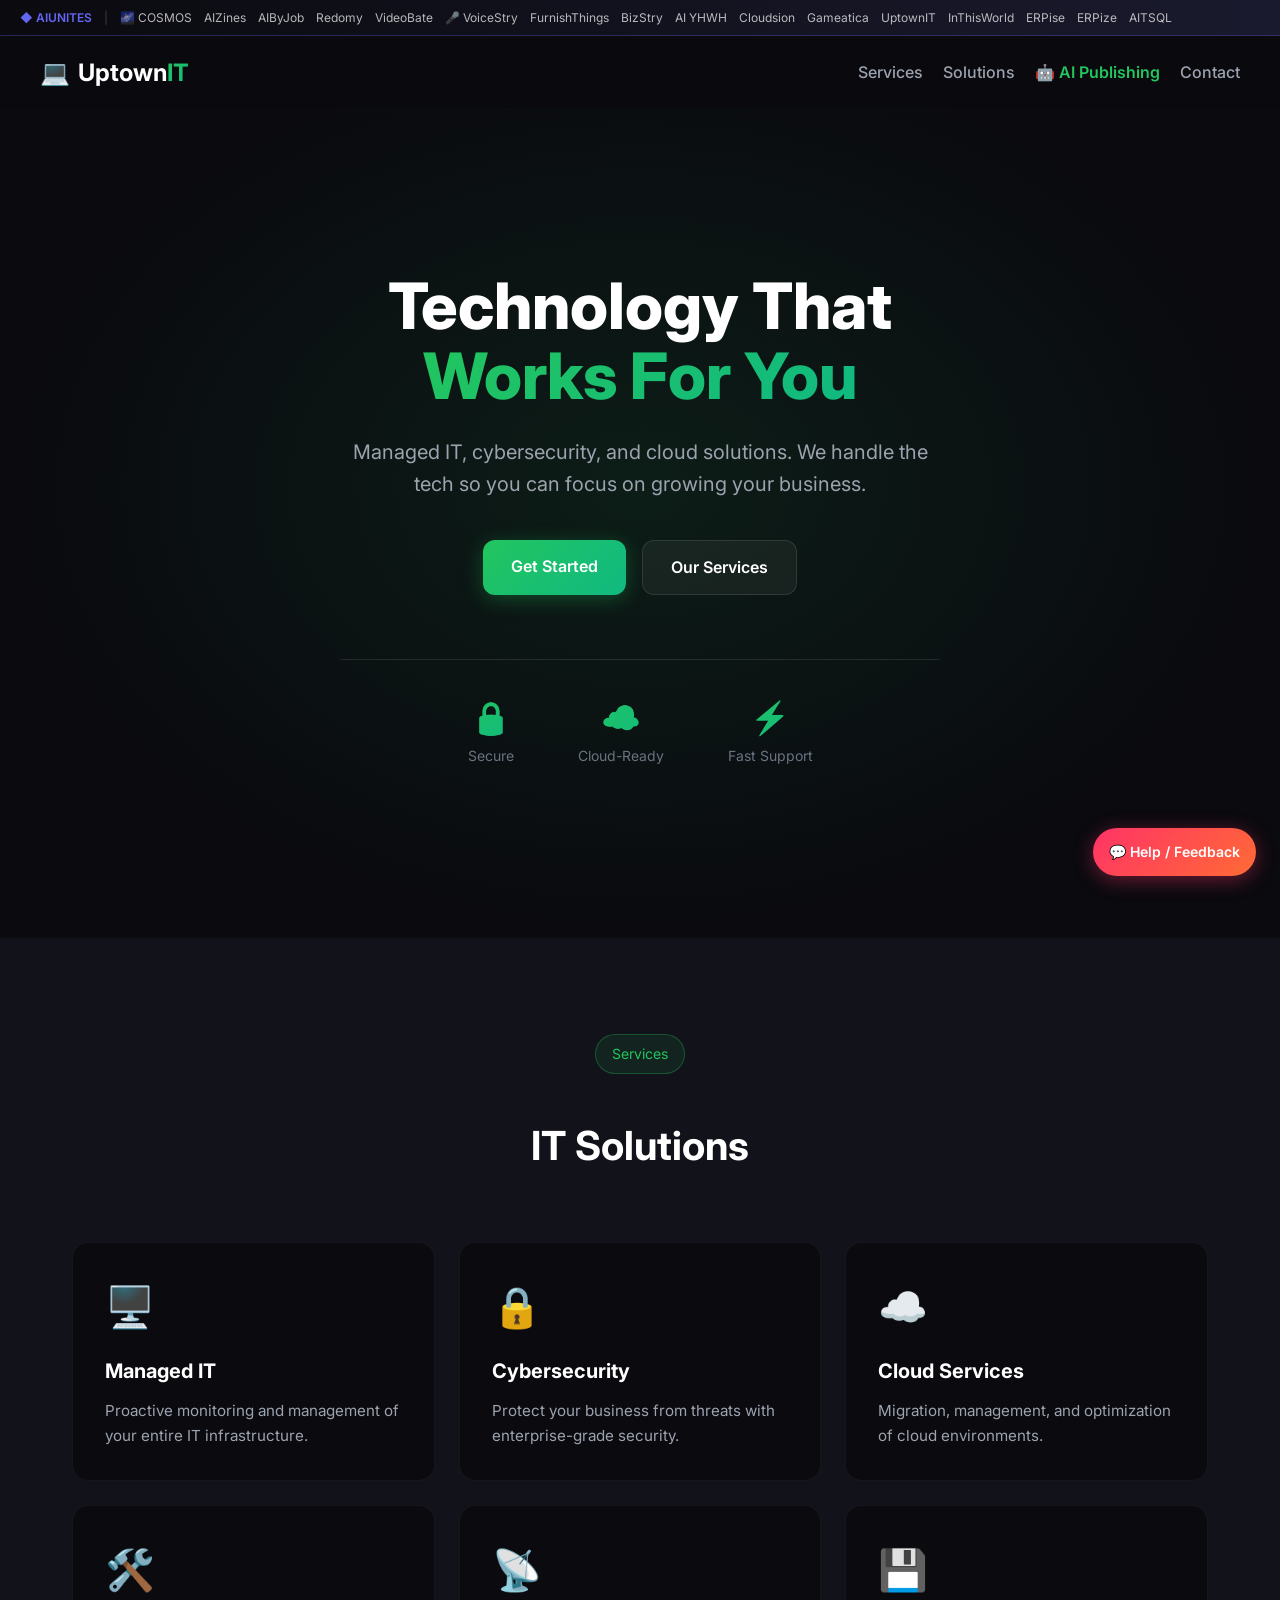
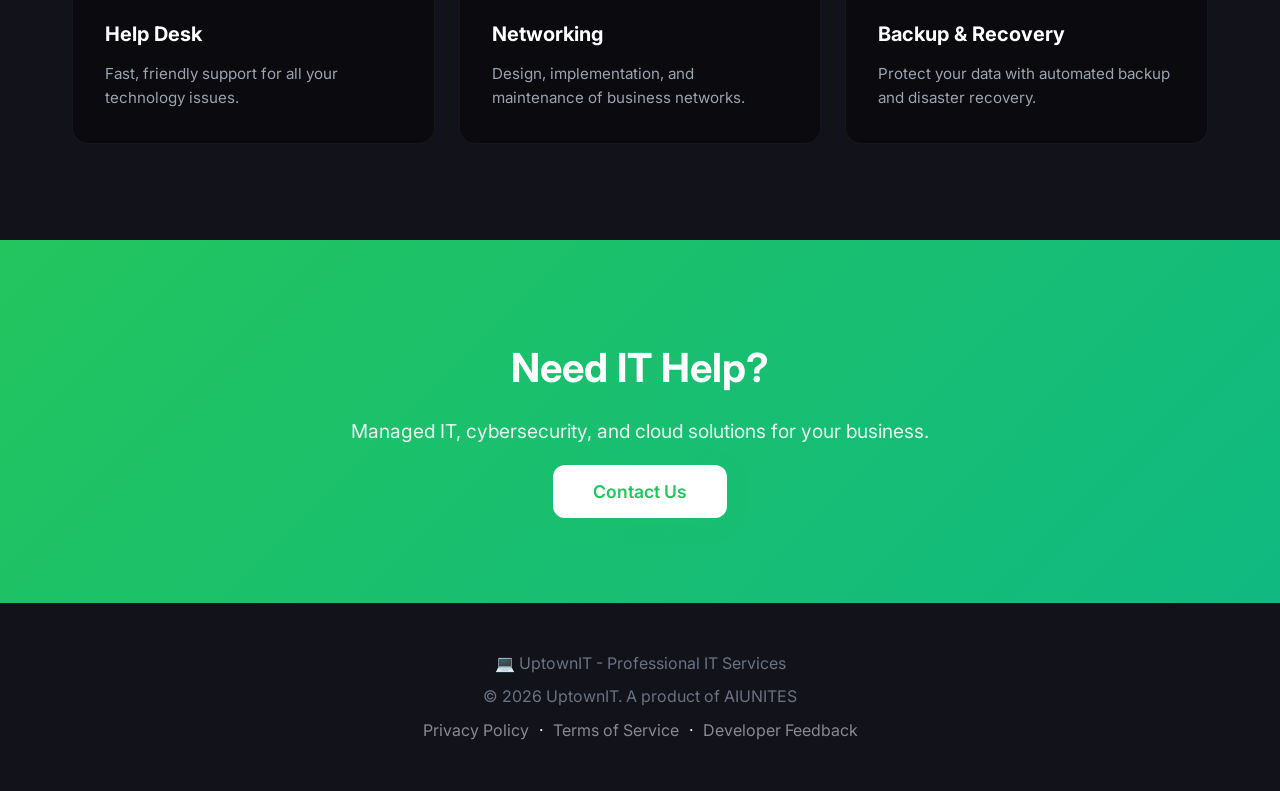
<file: index.html>
﻿<!DOCTYPE html>
<html lang="en">
<head>
  <meta charset="UTF-8">
  
  <!-- Google Analytics 4 -->
  <script async src="https://www.googletagmanager.com/gtag/js?id=G-VP15KRLV6P"></script>
  <script>
    window.dataLayer = window.dataLayer || [];
    function gtag(){dataLayer.push(arguments);}
    gtag('js', new Date());
    gtag('config', 'G-VP15KRLV6P');
  </script>

  <!-- Google AdSense -->
  <script async src="https://pagead2.googlesyndication.com/pagead/js/adsbygoogle.js?client=ca-pub-4573596965267859" crossorigin="anonymous"></script>
  
  <meta name="viewport" content="width=device-width, initial-scale=1.0">

  <!-- Primary Meta Tags -->
  <title>UptownIT - Professional IT Services & Support</title>
  <meta name="title" content="UptownIT - Professional IT Services & Support">
  <meta name="description" content="Professional IT services for businesses. Managed IT, cybersecurity, cloud solutions, and 24/7 support to keep your business running smoothly.">
  <meta name="keywords" content="IT services, managed IT, cybersecurity, tech support, cloud solutions, IT consulting, network security, business IT">
  <meta name="author" content="AIUNITES">
  <meta name="robots" content="index, follow">
  <link rel="canonical" href="https://uptownit.com/">

  <!-- Open Graph / Facebook -->
  <meta property="og:type" content="website">
  <meta property="og:url" content="https://uptownit.com/">
  <meta property="og:title" content="UptownIT - Professional IT Services & Support">
  <meta property="og:description" content="Professional IT services for businesses. Managed IT, cybersecurity, cloud solutions, and 24/7 support.">
  <meta property="og:image" content="https://aiunites.github.io/uptownit-site/images/og-image.png">
  <meta property="og:image:width" content="1200">
  <meta property="og:image:height" content="630">
  <meta property="og:site_name" content="UptownIT">

  <!-- Twitter -->
  <meta name="twitter:card" content="summary_large_image">
  <meta name="twitter:url" content="https://aiunites.github.io/uptownit-site/">
  <meta name="twitter:title" content="UptownIT - Professional IT Services & Support">
  <meta name="twitter:description" content="Professional IT services. Managed IT, cybersecurity, and cloud solutions.">
  <meta name="twitter:image" content="https://aiunites.github.io/uptownit-site/images/og-image.png">

  <meta name="theme-color" content="#22c55e">

  <!-- Structured Data (JSON-LD) -->
  <script type="application/ld+json">
  {
    "@context": "https://schema.org",
    "@type": "ProfessionalService",
    "name": "UptownIT",
    "url": "https://aiunites.github.io/uptownit-site/",
    "description": "Professional IT services for businesses. Managed IT, cybersecurity, cloud solutions, and 24/7 support.",
    "serviceType": "IT Services",
    "author": { "@type": "Organization", "name": "AIUNITES" }
  }
  </script>
  <link rel="preconnect" href="https://fonts.googleapis.com">
  <link href="https://fonts.googleapis.com/css2?family=Inter:wght@400;600;700;800&display=swap" rel="stylesheet">
  <link rel="stylesheet" href="css/style.css">
  <link rel="icon" href="data:image/svg+xml,<svg xmlns='http://www.w3.org/2000/svg' viewBox='0 0 100 100'><text y='.9em' font-size='90'>💻</text></svg>">
</head>
<body>
  <!-- AIUNITES Webring -->
  <style>.aiunites-bar{position:fixed;top:0;left:0;right:0;z-index:1100;background:linear-gradient(90deg,#0a0a0f,#1a1a2e);border-bottom:1px solid rgba(99,102,241,.3);padding:8px 0;font-size:12px}.aiunites-bar-content{max-width:1400px;margin:0 auto;padding:0 20px;display:flex;align-items:center;gap:12px;overflow-x:auto;scrollbar-width:none}.aiunites-bar-content::-webkit-scrollbar{display:none}.aiunites-bar a{color:rgba(255,255,255,.7);text-decoration:none;white-space:nowrap;transition:color .2s}.aiunites-bar a:hover{color:#fff}.aiunites-bar-brand{color:#6366f1!important;font-weight:600}.aiunites-bar-brand:hover{color:#818cf8!important}.aiunites-bar-active{color:#fff!important;text-decoration:underline;text-underline-offset:3px}.aiunites-bar-divider{color:rgba(255,255,255,.2)}.wb-arrow{display:none;position:fixed;top:0;width:36px;height:33px;align-items:center;justify-content:center;cursor:pointer;z-index:1102;border:none;padding:0;font-size:16px;line-height:1;color:rgba(255,255,255,.8);transition:color .2s,opacity .2s}.wb-arrow:hover{color:#fff}.wb-left{left:0;background:linear-gradient(90deg,#0d0d1a 55%,transparent)}.wb-right{right:0;background:linear-gradient(270deg,#0d0d1a 55%,transparent)}@media (hover:hover) and (pointer:fine){.wb-arrow{display:flex}}body{padding-top:38px!important}.nav,.site-nav,.main-nav,.landing-nav,.top-nav,nav[class*="nav"]{top:38px!important}</style>
<button class="wb-arrow wb-left" id="wb-left" aria-label="Scroll webring left">&#8249;</button>
<div class="aiunites-bar"><div class="aiunites-bar-content" id="wb-content"><a href="https://aiunites.github.io/aiunites-site/" class="aiunites-bar-brand">&#9670; AIUNITES</a><span class="aiunites-bar-divider">|</span></div></div>
<button class="wb-arrow wb-right" id="wb-right" aria-label="Scroll webring right">&#8250;</button>
<script>(function(){var IS_LOCAL=location.protocol==='file:'||location.hostname==='localhost'||location.hostname==='127.0.0.1';var BASE=IS_LOCAL?'/':'https://aiunites.github.io/';var JSON_URL=IS_LOCAL?'/aiunites-site/data/webring.json':'https://aiunites.github.io/aiunites-site/data/webring.json';var c=document.getElementById('wb-content'),l=document.getElementById('wb-left'),r=document.getElementById('wb-right');function buildBar(sites){sites.forEach(function(s){var a=document.createElement('a');a.href=(IS_LOCAL?BASE+s.repo+'/index.html':BASE+s.repo+'/');a.textContent=s.name;if(location.pathname.indexOf(s.repo)!==-1)a.className='aiunites-bar-active';c.appendChild(a);});setupArrows();}function setupArrows(){if(!c||!l||!r)return;function upd(){var atL=c.scrollLeft<8,atR=c.scrollLeft>=c.scrollWidth-c.clientWidth-8;l.style.opacity=atL?'0':'1';l.style.pointerEvents=atL?'none':'auto';r.style.opacity=atR?'0':'1';r.style.pointerEvents=atR?'none':'auto';}l.onclick=function(){c.scrollBy({left:-220,behavior:'smooth'});};r.onclick=function(){c.scrollBy({left:220,behavior:'smooth'});};c.addEventListener('scroll',upd,{passive:true});upd();}var FB=[{name:'\uD83C\uDF0C COSMOS',repo:'cosmostheopera-site'},{name:'AIZines',repo:'aizines-app'},{name:'AIByJob',repo:'aibyjob-demo'},{name:'Redomy',repo:'redomy-demo'},{name:'VideoBate',repo:'videobate-site'},{name:'\uD83C\uDFA4 VoiceStry',repo:'voicestry-site'},{name:'FurnishThings',repo:'furnishthings-site'},{name:'BizStry',repo:'bizstry-site'},{name:'AI YHWH',repo:'aiyhwh-site'},{name:'Cloudsion',repo:'cloudsion-site'},{name:'Gameatica',repo:'gameatica-site'},{name:'UptownIT',repo:'uptownit-site'},{name:'InThisWorld',repo:'inthisworld-site'},{name:'ERPise',repo:'erpise-site'},{name:'ERPize',repo:'erpize-site'},{name:'AITSQL',repo:'aitsql-site'}];fetch(JSON_URL).then(function(r){return r.json();}).then(buildBar).catch(function(){buildBar(FB);});})()</script>

  <nav class="nav"><div class="nav-container"><a href="#" class="nav-logo"><span>💻</span><span>Uptown<span class="accent">IT</span></span></a><div class="nav-links" id="ut-nav"><a href="#services" onclick="utClose()">Services</a><a href="#solutions" onclick="utClose()">Solutions</a><a href="managed-ai-publishing-service.html" style="color:#22c55e;font-weight:600">🤖 AI Publishing</a><a href="#contact" onclick="utClose()">Contact</a></div><button class="nav-hamburger" id="ut-hbg" aria-label="Menu" onclick="this.classList.toggle('open');document.getElementById('ut-nav').classList.toggle('open')"><span></span><span></span><span></span></button></div></nav>
  <script>function utClose(){document.getElementById('ut-nav').classList.remove('open');document.getElementById('ut-hbg').classList.remove('open');}</script>
  
  <section class="hero">
    <div class="hero-content">
      
      <h1>Technology That<br><span class="gradient-text">Works For You</span></h1>
      <p>Managed IT, cybersecurity, and cloud solutions. We handle the tech so you can focus on growing your business.</p>
      <div class="hero-cta"><a href="#contact" class="btn btn-primary">Get Started</a><a href="#services" class="btn btn-secondary">Our Services</a></div>
      <div class="hero-stats"><div class="stat"><span class="stat-value">🔒</span><span class="stat-label">Secure</span></div><div class="stat"><span class="stat-value">☁️</span><span class="stat-label">Cloud-Ready</span></div><div class="stat"><span class="stat-value">⚡</span><span class="stat-label">Fast Support</span></div></div>
    </div>
  </section>

  <section class="features" id="services">
    <div class="container">
      <div class="section-header"><span class="badge">Services</span><h2>IT Solutions</h2></div>
      <div class="features-grid">
        <div class="feature-card"><span class="icon">🖥️</span><h3>Managed IT</h3><p>Proactive monitoring and management of your entire IT infrastructure.</p></div>
        <div class="feature-card"><span class="icon">🔒</span><h3>Cybersecurity</h3><p>Protect your business from threats with enterprise-grade security.</p></div>
        <div class="feature-card"><span class="icon">☁️</span><h3>Cloud Services</h3><p>Migration, management, and optimization of cloud environments.</p></div>
        <div class="feature-card"><span class="icon">🛠️</span><h3>Help Desk</h3><p>Fast, friendly support for all your technology issues.</p></div>
        <div class="feature-card"><span class="icon">📡</span><h3>Networking</h3><p>Design, implementation, and maintenance of business networks.</p></div>
        <div class="feature-card"><span class="icon">💾</span><h3>Backup & Recovery</h3><p>Protect your data with automated backup and disaster recovery.</p></div>
      </div>
    </div>
  </section>

  <section class="cta" id="contact"><div class="container"><h2>Need IT Help?</h2><p>Managed IT, cybersecurity, and cloud solutions for your business.</p><a href="https://docs.google.com/forms/d/e/1FAIpQLSeQUi49AdTBRjetz5MDFQgMIkm9-vOMb_ARKwYEz41j_Nfiwg/viewform?usp=pp_url&entry.2053726945=UptownIT" target="_blank" class="btn btn-primary btn-large">Contact Us</a></div></section>
  
  <footer class="footer"><div class="container"><p>💻 UptownIT - Professional IT Services</p><p>&copy; 2026 UptownIT. A product of <a href="https://aiunites.github.io/aiunites-site">AIUNITES</a></p><div style="margin-top:8px;"><a href="https://aiunites.github.io/aiunites-site/legal.html#privacy" style="color:rgba(255,255,255,0.5);margin:0 6px;">Privacy Policy</a> · <a href="https://aiunites.github.io/aiunites-site/legal.html#terms" style="color:rgba(255,255,255,0.5);margin:0 6px;">Terms of Service</a> · <a href="https://github.com/AIUNITES/uptownit-site/issues" target="_blank" style="color:rgba(255,255,255,0.5);margin:0 6px;">Developer Feedback</a></div></div></footer>
  <!-- Floating Help Button -->
  <style>.help-fab{position:fixed;bottom:24px;right:24px;width:auto;padding:0 16px;height:48px;background:linear-gradient(135deg,#ff3366,#ff6b35);border-radius:24px;display:flex;align-items:center;gap:8px;font-size:14px;font-weight:600;color:#fff;text-decoration:none;box-shadow:0 4px 20px rgba(255,51,102,0.4);transition:all 0.3s;z-index:9999;}.help-fab:hover{transform:scale(1.05);box-shadow:0 6px 30px rgba(255,51,102,0.5);}</style>
  <a href="https://docs.google.com/forms/d/e/1FAIpQLSeQUi49AdTBRjetz5MDFQgMIkm9-vOMb_ARKwYEz41j_Nfiwg/viewform?usp=pp_url&entry.2053726945=UptownIT" target="_blank" class="help-fab">💬 Help / Feedback</a>

</body>
</html>
</file>
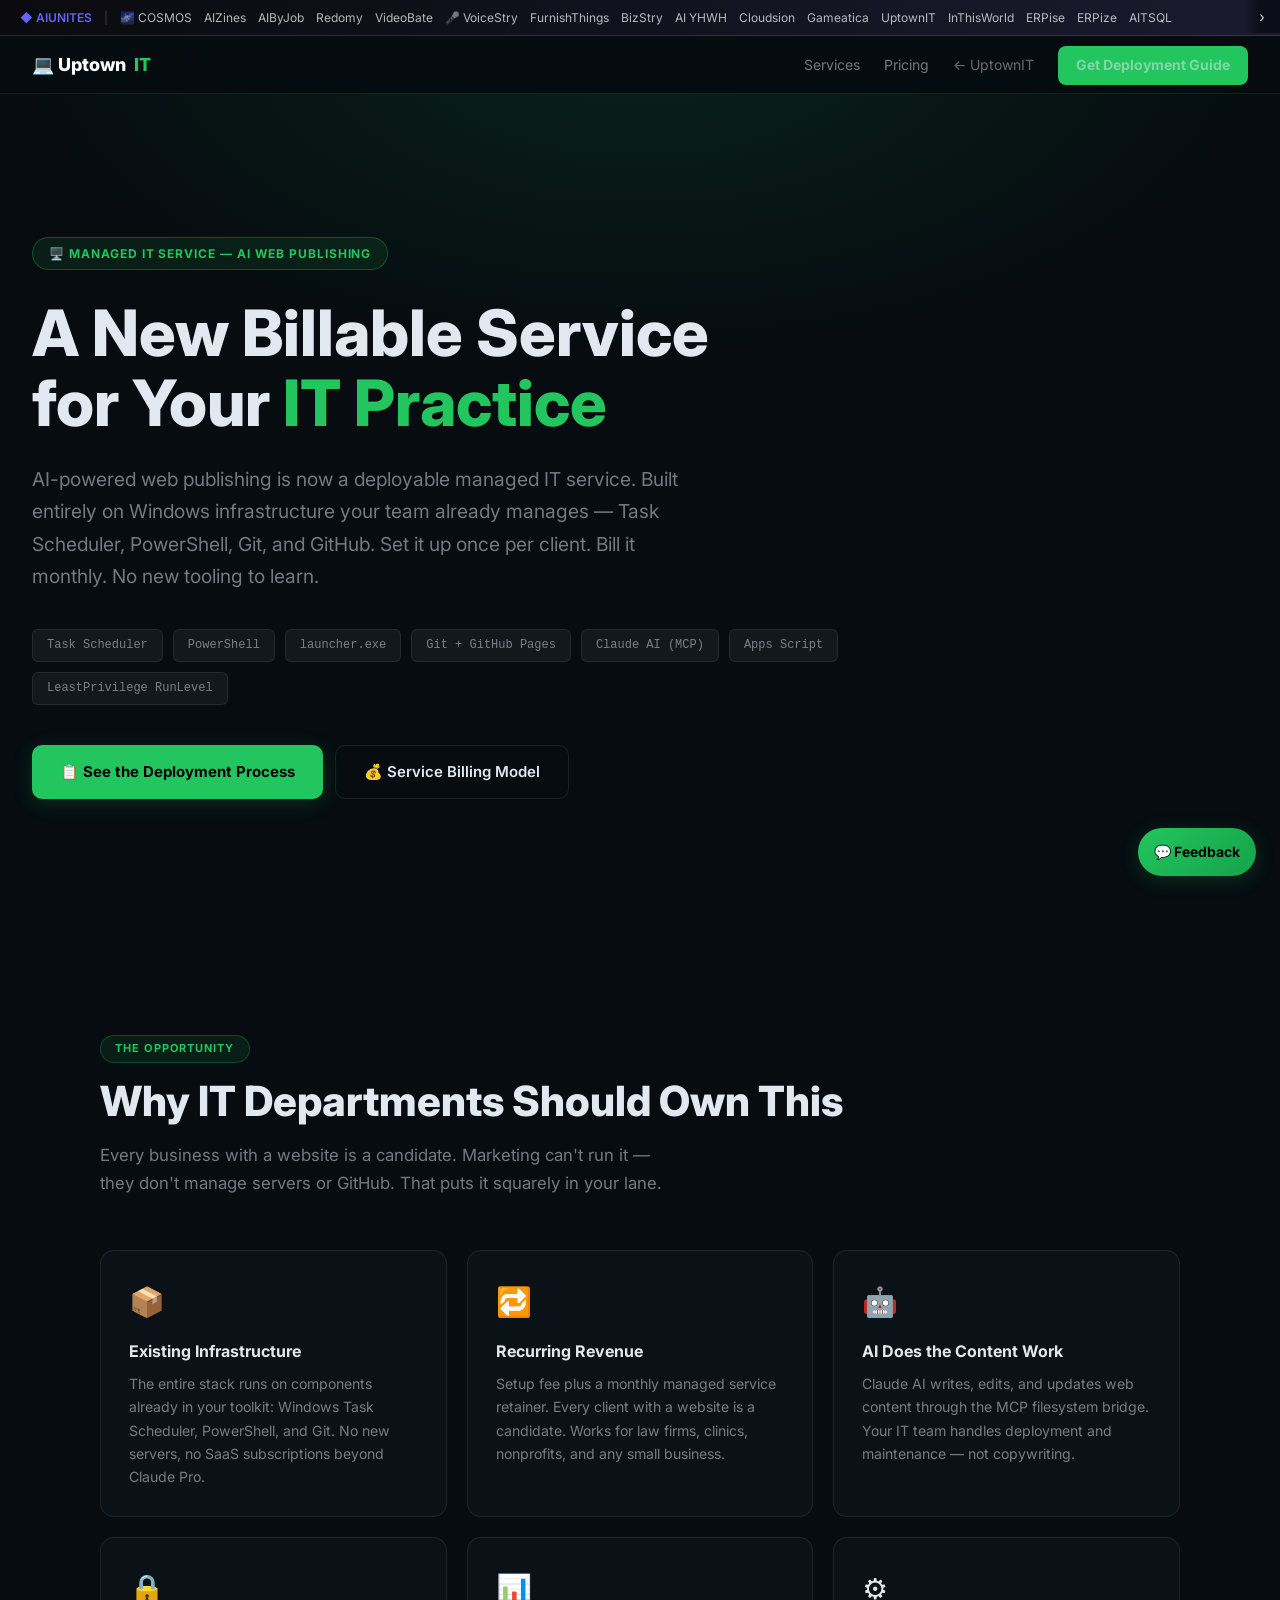
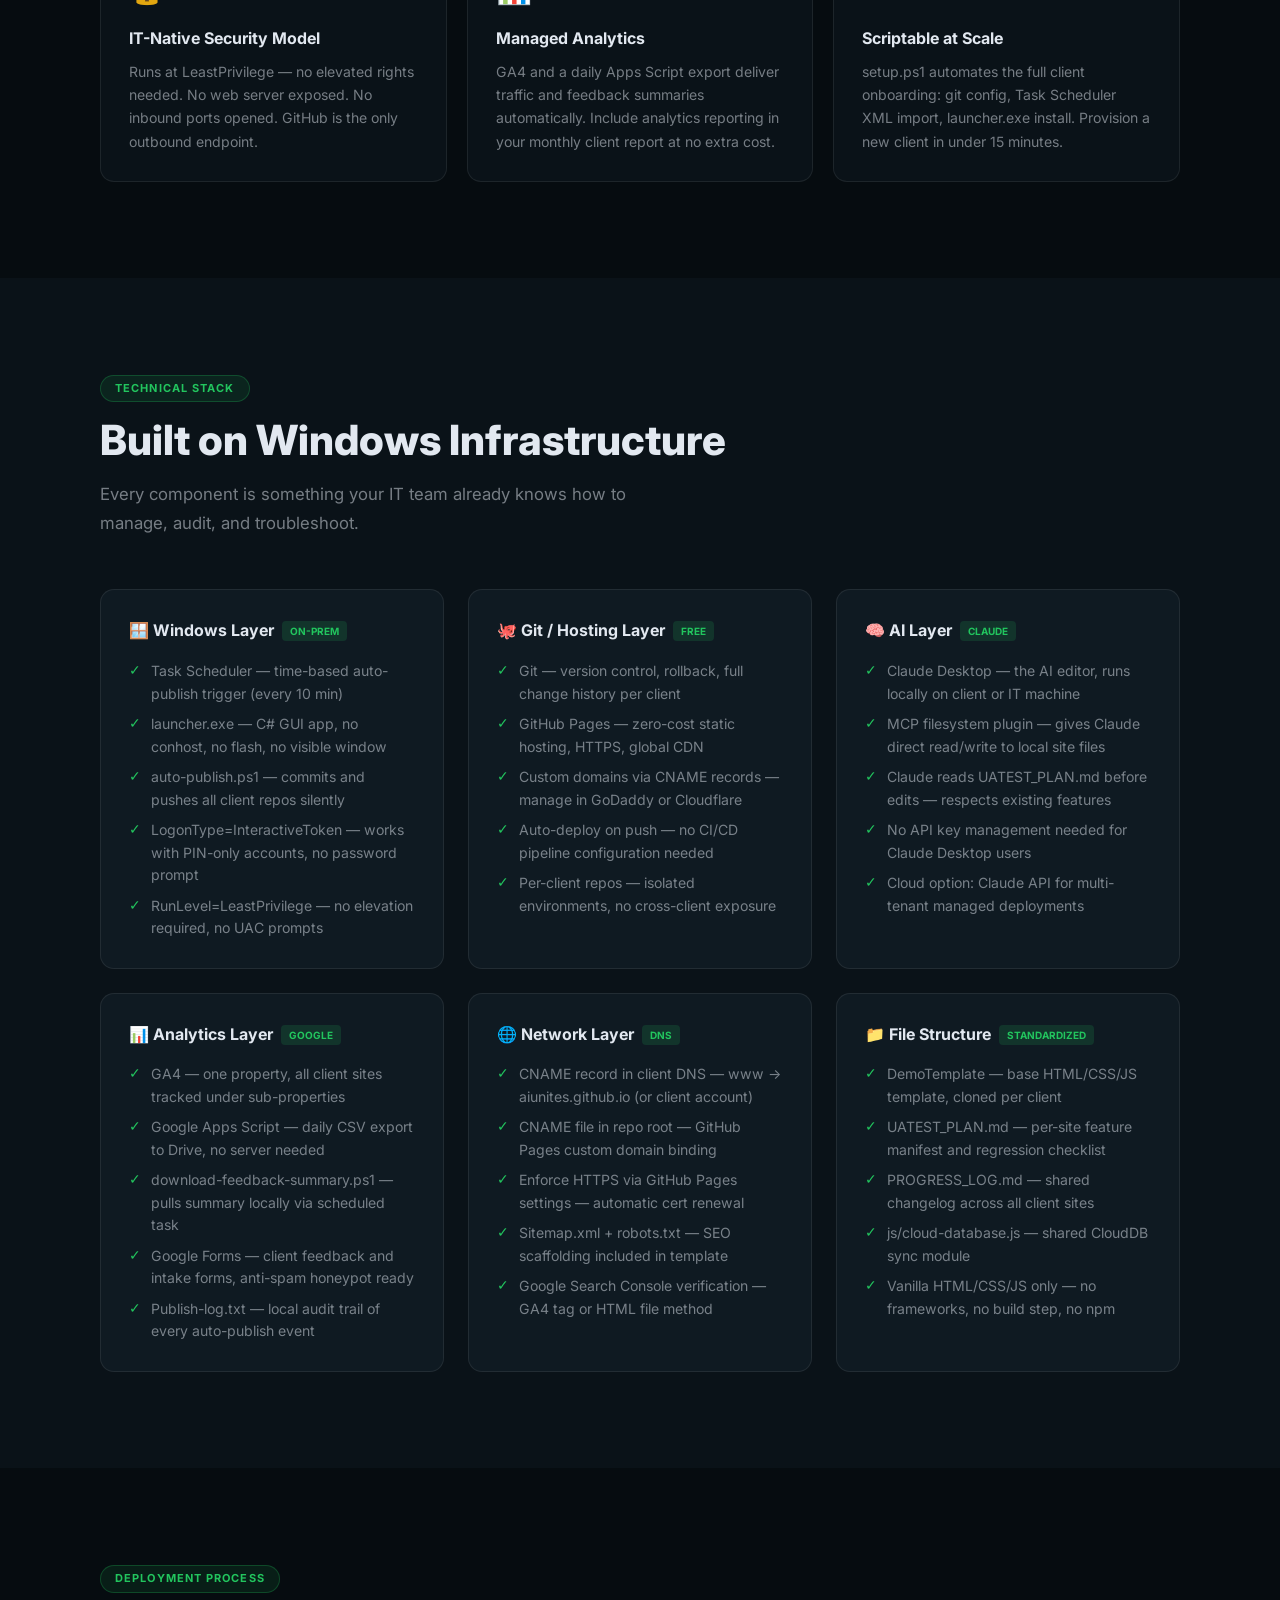
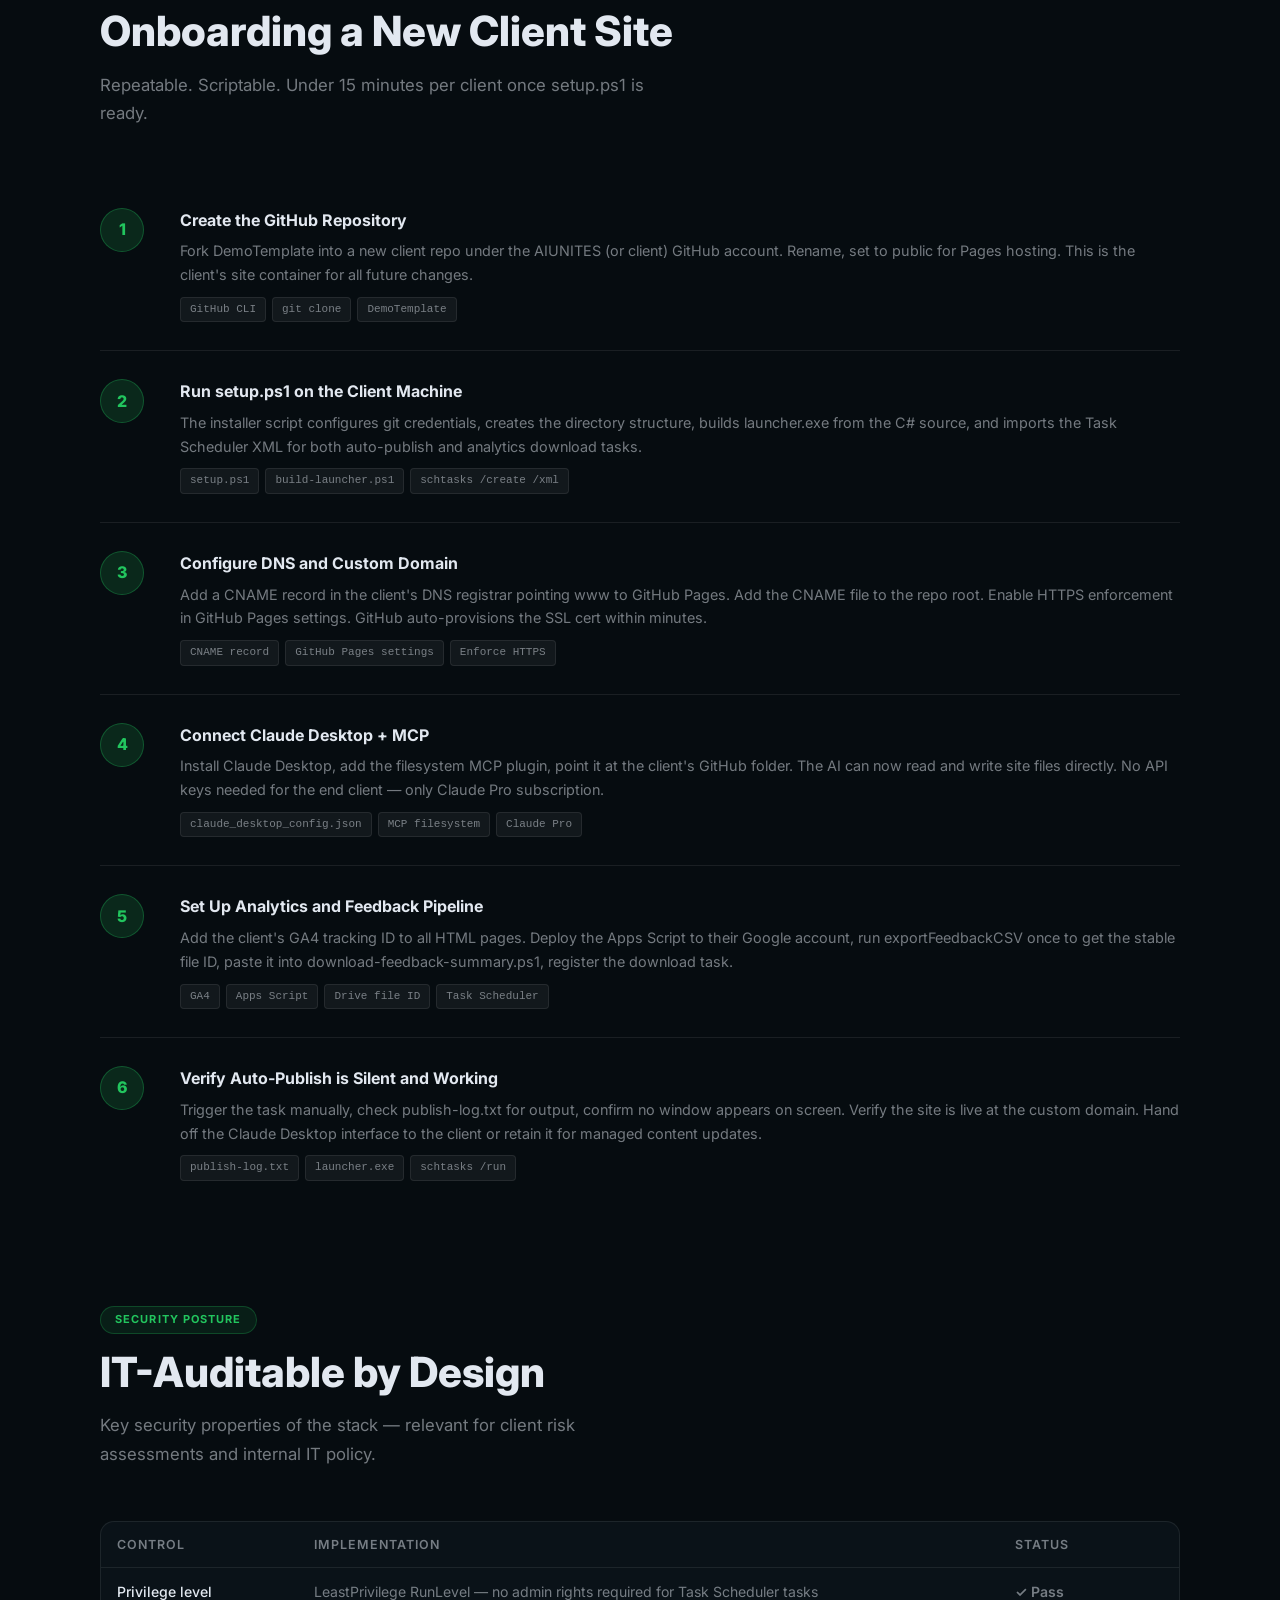
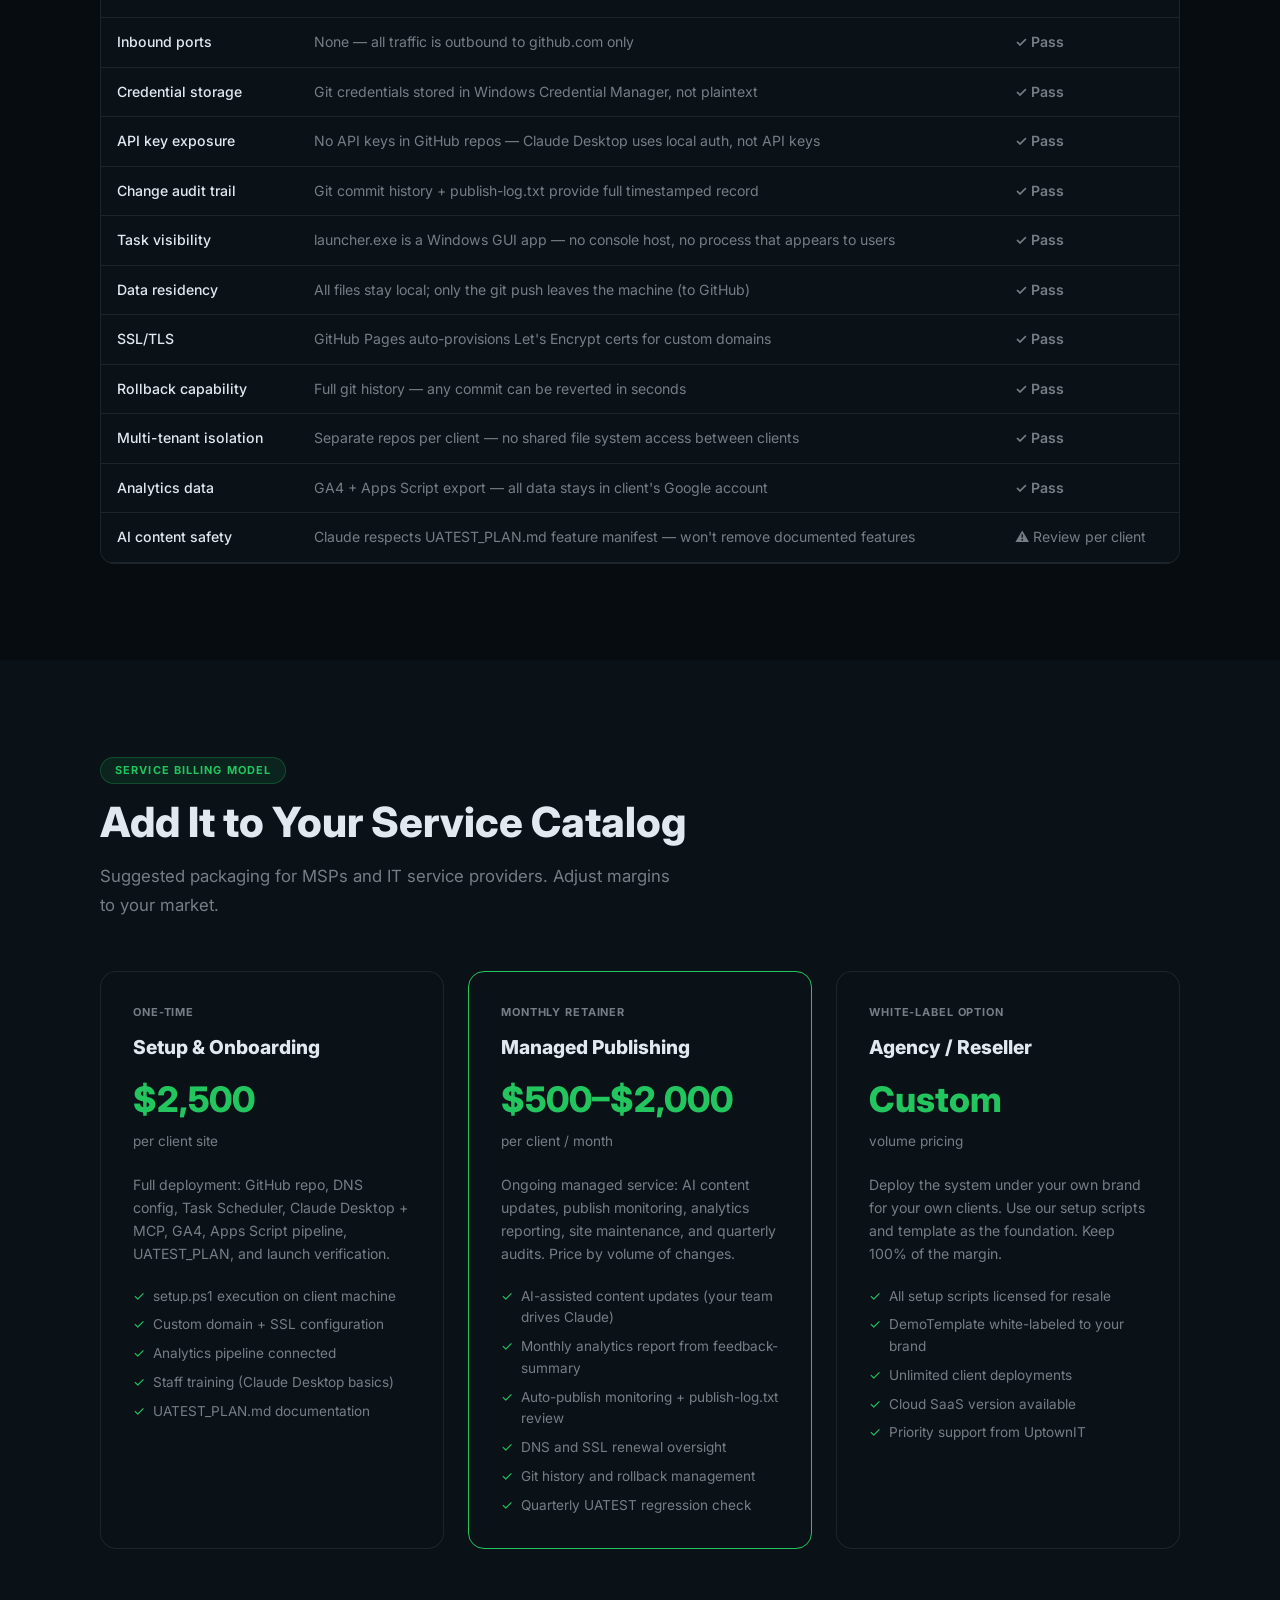
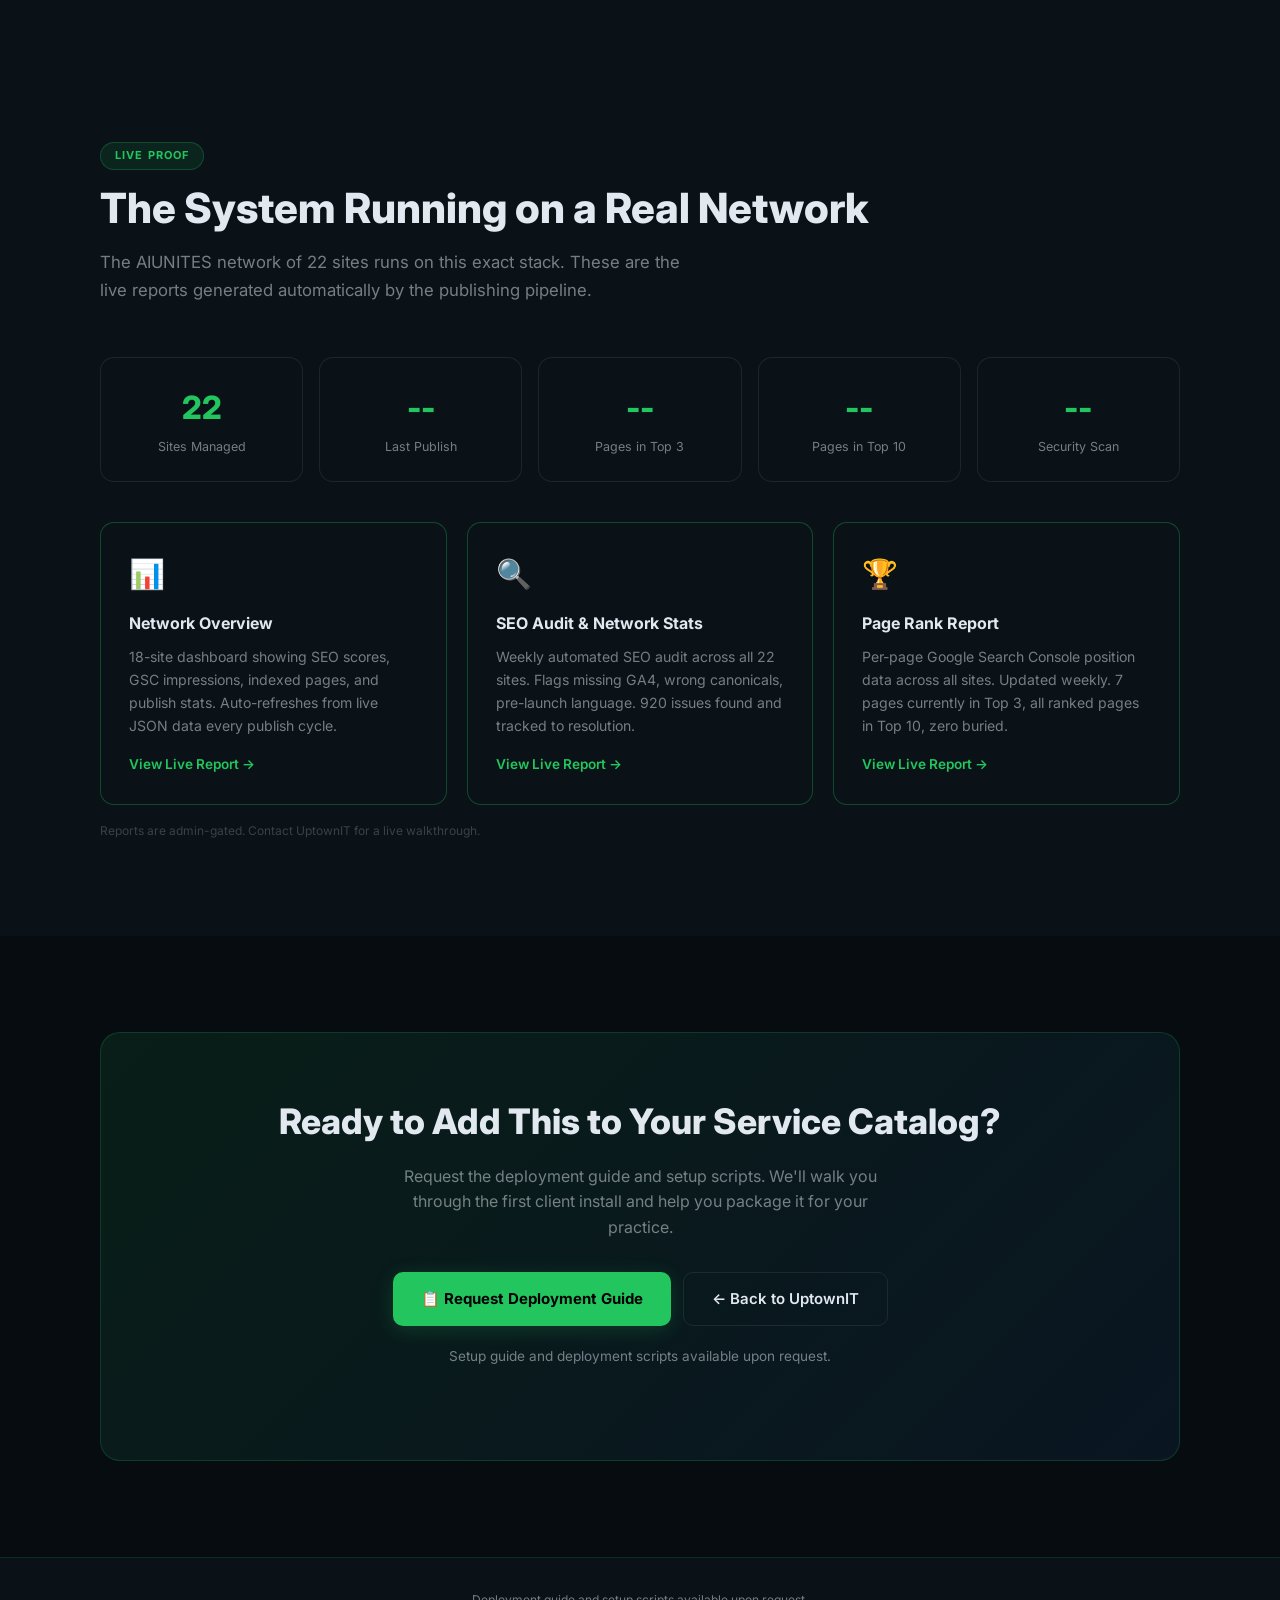
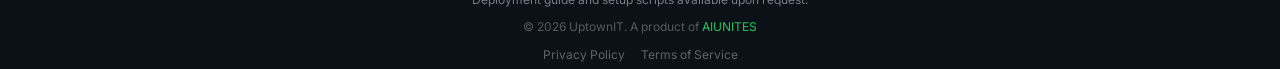
<file: managed-ai-publishing-service.html>
﻿<!DOCTYPE html>
<html lang="en">
<head>
  <meta charset="UTF-8">

  <!-- Google Analytics 4 -->
  <script async src="https://www.googletagmanager.com/gtag/js?id=G-VP15KRLV6P"></script>
  <script>
    window.dataLayer = window.dataLayer || [];
    function gtag(){dataLayer.push(arguments);}
    gtag('js', new Date());
    gtag('config', 'G-VP15KRLV6P');
  </script>

  <meta name="viewport" content="width=device-width, initial-scale=1.0">
  <title>Managed AI Web Publishing Service | UptownIT</title>
  <meta name="description" content="Add AI-powered web publishing to your managed IT service catalog. Deploy for clients using Windows infrastructure — Task Scheduler, PowerShell, GitHub. A new billable managed service for MSPs and IT departments.">
  <meta name="keywords" content="managed IT web publishing, MSP AI automation, IT service catalog, AI publishing service, PowerShell web automation, enterprise web publishing, client site management, IT department publishing, managed web service">
  <meta name="author" content="AIUNITES">
  <meta name="robots" content="index, follow">
  

  <meta property="og:type" content="website">
  <meta property="og:url" content="https://aiunites.github.io/uptownit-site/managed-ai-publishing-service.html">
  <meta property="og:title" content="Managed AI Web Publishing Service | UptownIT">
  <meta property="og:description" content="A new billable managed service for MSPs: AI-powered web publishing built on Windows infrastructure your team already knows.">
  <meta property="og:image" content="https://aiunites.github.io/uptownit-site/images/og-image.png">
  <meta property="og:site_name" content="UptownIT">

  <meta name="theme-color" content="#22c55e">

  <link rel="preconnect" href="https://fonts.googleapis.com">
  <link href="https://fonts.googleapis.com/css2?family=Inter:wght@300;400;500;600;700;800&display=swap" rel="stylesheet">

  <style>
    :root {
      --green: #22c55e;
      --green-dark: #16a34a;
      --green-glow: rgba(34,197,94,0.2);
      --blue: #3b82f6;
      --amber: #f59e0b;
      --red: #ef4444;
      --bg: #060c10;
      --bg2: #0a1218;
      --bg3: #0f1a22;
      --border: rgba(34,197,94,0.15);
      --border2: rgba(255,255,255,0.08);
      --text: #e2e8f0;
      --muted: rgba(226,232,240,0.5);
    }

    * { box-sizing: border-box; margin: 0; padding: 0; }
    html { scroll-behavior: smooth; }
    body { background: var(--bg); color: var(--text); font-family: 'Inter', system-ui, sans-serif; line-height: 1.6; padding-top: 36px; }

    /* NAV */
    .nav {
      position: fixed; top: 33px; left: 0; right: 0; z-index: 200;
      background: rgba(6,12,16,0.95); backdrop-filter: blur(12px);
      border-bottom: 1px solid var(--border);
      height: 56px; display: flex; align-items: center;
      padding: 0 32px; justify-content: space-between;
    }
    .nav-logo { display: flex; align-items: center; gap: 8px; text-decoration: none; font-size: 18px; font-weight: 800; color: #fff; white-space: nowrap; }
    .nav-logo .accent { color: var(--green); }
    .nav-links { display: flex; align-items: center; gap: 24px; }
    .nav-links a { color: var(--muted); text-decoration: none; font-size: 14px; transition: color .2s; }
    .nav-links a:hover { color: #fff; }
    .nav-cta {
      background: var(--green); color: #000; border: none; border-radius: 8px;
      padding: 8px 18px; font-size: 13px; font-weight: 700; cursor: pointer;
      text-decoration: none; transition: background .2s;
    }
    .nav-cta:hover { background: var(--green-dark); color: #fff; }
    @media (max-width: 640px) { .nav-links a:not(.nav-cta) { display: none; } }

    /* SECTIONS */
    section { padding: 96px 24px; }
    .container { max-width: 1080px; margin: 0 auto; }
    .sec-badge {
      display: inline-block; background: rgba(34,197,94,0.1); border: 1px solid rgba(34,197,94,0.25);
      color: var(--green); border-radius: 100px; padding: 4px 14px;
      font-size: 11px; font-weight: 700; text-transform: uppercase; letter-spacing: .1em; margin-bottom: 14px;
    }
    .sec-h { font-size: clamp(1.6rem, 4vw, 2.6rem); font-weight: 800; margin-bottom: 14px; line-height: 1.2; }
    .sec-p { color: var(--muted); max-width: 580px; font-size: 1.05rem; line-height: 1.7; }
    .sec-head { margin-bottom: 52px; }

    /* HERO */
    .hero {
      min-height: 100vh; display: flex; align-items: center;
      padding: 140px 32px 80px; position: relative;
      background: radial-gradient(ellipse 70% 50% at 50% 0%, rgba(34,197,94,0.12) 0%, transparent 70%);
    }
    .hero-inner { max-width: 860px; }
    .hero-badge {
      display: inline-flex; align-items: center; gap: 8px;
      background: rgba(34,197,94,0.1); border: 1px solid rgba(34,197,94,0.3);
      color: var(--green); border-radius: 100px; padding: 6px 16px;
      font-size: 12px; font-weight: 700; text-transform: uppercase; letter-spacing: .08em;
      margin-bottom: 28px;
    }
    .hero h1 { font-size: clamp(2.4rem, 6vw, 4rem); font-weight: 800; line-height: 1.1; margin-bottom: 24px; }
    .hero h1 .hi { color: var(--green); }
    .hero-sub { font-size: clamp(1rem, 2.5vw, 1.2rem); color: var(--muted); max-width: 660px; margin-bottom: 36px; line-height: 1.7; }
    .hero-labels { display: flex; flex-wrap: wrap; gap: 10px; margin-bottom: 40px; }
    .label-chip {
      background: rgba(255,255,255,0.05); border: 1px solid var(--border2);
      border-radius: 6px; padding: 6px 14px; font-size: 12px; color: var(--muted);
      font-family: 'Courier New', monospace;
    }
    .hero-btns { display: flex; flex-wrap: wrap; gap: 12px; }
    .btn-green {
      background: var(--green); color: #000; border: none; border-radius: 10px;
      padding: 14px 28px; font-size: 15px; font-weight: 700; cursor: pointer;
      text-decoration: none; display: inline-flex; align-items: center; gap: 8px;
      transition: all .2s; box-shadow: 0 4px 20px var(--green-glow);
    }
    .btn-green:hover { background: var(--green-dark); color: #fff; transform: translateY(-1px); }
    .btn-ghost {
      background: transparent; color: var(--text); border: 1px solid var(--border2);
      border-radius: 10px; padding: 14px 28px; font-size: 15px; font-weight: 600;
      cursor: pointer; text-decoration: none; display: inline-flex; align-items: center; gap: 8px;
      transition: all .2s;
    }
    .btn-ghost:hover { border-color: var(--green); color: var(--green); }

    /* OPPORTUNITY */
    .opp-grid { display: grid; grid-template-columns: repeat(auto-fit, minmax(260px, 1fr)); gap: 20px; }
    .opp-card {
      background: var(--bg2); border: 1px solid var(--border2); border-radius: 14px;
      padding: 28px; transition: border-color .2s;
    }
    .opp-card:hover { border-color: var(--green); }
    .opp-icon { font-size: 1.8rem; margin-bottom: 14px; }
    .opp-card h3 { font-size: 1rem; font-weight: 700; margin-bottom: 8px; }
    .opp-card p { color: var(--muted); font-size: .88rem; line-height: 1.65; }

    /* STACK */
    .stack-section { background: var(--bg2); }
    .stack-grid { display: grid; grid-template-columns: repeat(auto-fit, minmax(300px, 1fr)); gap: 24px; }
    .stack-card {
      background: var(--bg3); border: 1px solid var(--border2); border-radius: 14px; padding: 28px;
    }
    .stack-card h3 { font-size: 1rem; font-weight: 700; margin-bottom: 16px; display: flex; align-items: center; gap: 8px; }
    .stack-card h3 .tag {
      background: rgba(34,197,94,0.15); color: var(--green); border-radius: 4px;
      padding: 2px 8px; font-size: 10px; font-weight: 700; text-transform: uppercase;
    }
    .stack-list { list-style: none; display: flex; flex-direction: column; gap: 8px; }
    .stack-list li { display: flex; align-items: flex-start; gap: 10px; font-size: .88rem; color: var(--muted); }
    .stack-list li .ic { color: var(--green); flex-shrink: 0; font-family: monospace; }

    /* BILLING MODEL */
    .billing-grid { display: grid; grid-template-columns: repeat(auto-fit, minmax(280px, 1fr)); gap: 24px; }
    .billing-card {
      background: var(--bg2); border: 1px solid var(--border2); border-radius: 16px;
      padding: 32px; position: relative;
    }
    .billing-card.featured { border-color: var(--green); }
    .billing-card .b-label { font-size: 11px; font-weight: 700; text-transform: uppercase; letter-spacing: .08em; color: var(--muted); margin-bottom: 10px; }
    .billing-card h3 { font-size: 1.2rem; font-weight: 800; margin-bottom: 8px; }
    .billing-card .b-price { font-size: 2.2rem; font-weight: 800; color: var(--green); margin-bottom: 4px; }
    .billing-card .b-period { font-size: .85rem; color: var(--muted); margin-bottom: 20px; }
    .billing-card .b-desc { color: var(--muted); font-size: .88rem; line-height: 1.65; margin-bottom: 20px; }
    .billing-card .b-includes { list-style: none; display: flex; flex-direction: column; gap: 7px; }
    .billing-card .b-includes li { display: flex; align-items: flex-start; gap: 8px; font-size: .85rem; color: var(--muted); }
    .billing-card .b-includes li span:first-child { color: var(--green); flex-shrink: 0; }

    /* PROCESS */
    .process-list { display: flex; flex-direction: column; gap: 0; }
    .process-step {
      display: grid; grid-template-columns: 56px 1fr; gap: 24px;
      padding: 28px 0; border-bottom: 1px solid var(--border2);
    }
    .process-step:last-child { border-bottom: none; }
    .p-num {
      width: 44px; height: 44px; border-radius: 50%;
      background: rgba(34,197,94,0.15); border: 1px solid rgba(34,197,94,0.3);
      color: var(--green); font-weight: 800; font-size: 16px;
      display: flex; align-items: center; justify-content: center; flex-shrink: 0;
    }
    .process-step h3 { font-size: 1rem; font-weight: 700; margin-bottom: 6px; }
    .process-step p { color: var(--muted); font-size: .9rem; line-height: 1.65; }
    .process-step .p-tags { display: flex; flex-wrap: wrap; gap: 6px; margin-top: 10px; }
    .p-tag {
      background: rgba(255,255,255,0.05); border: 1px solid var(--border2);
      border-radius: 4px; padding: 3px 9px; font-size: 11px; color: var(--muted);
      font-family: 'Courier New', monospace;
    }

    /* SECURITY TABLE */
    .sec-table { width: 100%; border-collapse: collapse; font-size: .88rem; }
    .sec-table th, .sec-table td { padding: 13px 16px; text-align: left; border-bottom: 1px solid var(--border2); }
    .sec-table th { color: var(--muted); font-size: .78rem; text-transform: uppercase; letter-spacing: .08em; font-weight: 600; }
    .sec-table td:first-child { font-weight: 500; }
    .sec-table td:not(:first-child) { color: var(--muted); }
    .sec-table .pass { color: var(--green); font-weight: 600; }
    .sec-table .note { color: var(--amber); }
    .table-wrap { background: var(--bg2); border: 1px solid var(--border2); border-radius: 14px; overflow: hidden; }

    /* CTA */
    .cta-box {
      background: linear-gradient(135deg, rgba(34,197,94,0.1), rgba(59,130,246,0.08));
      border: 1px solid rgba(34,197,94,0.2); border-radius: 20px;
      padding: 60px 40px; text-align: center;
    }
    .cta-box h2 { font-size: clamp(1.6rem, 4vw, 2.2rem); font-weight: 800; margin-bottom: 14px; }
    .cta-box p { color: var(--muted); max-width: 520px; margin: 0 auto 32px; }
    .cta-box .cta-btns { display: flex; flex-wrap: wrap; gap: 12px; justify-content: center; }

    /* FOOTER */
    .footer { background: #0a1218; border-top: 1px solid var(--border); padding: 28px 16px; text-align: center; }
    .footer p { color: rgba(255,255,255,.3); font-size: 12px; margin: 4px 0; }
    .footer a { color: var(--green); text-decoration: none; }

    /* Feedback FAB */
    .fab {
      position: fixed; bottom: 24px; right: 24px;
      background: linear-gradient(135deg, var(--green), #16a34a);
      color: #000; border-radius: 24px; padding: 0 16px; height: 48px;
      display: flex; align-items: center; gap: 8px; font-size: 14px; font-weight: 700;
      text-decoration: none; box-shadow: 0 4px 20px var(--green-glow);
      transition: all .3s; z-index: 9999;
    }
    .fab:hover { transform: scale(1.05); }
  </style>
<link rel="canonical" href="https://uptownit.com/managed-ai-publishing-service.html"><script type="application/ld+json">{"@context":"https://schema.org","@type":"Organization","name":"UptownIT","description":"UptownIT provides professional IT services and support. Expert technology consulting, managed IT services, and technical support for businesses.","url":"https://uptownit.com/"}</script></head>
<body>

  <!-- AIUNITES Webring -->
  <style>.aiunites-bar{position:fixed;top:0;left:0;right:0;z-index:1100;background:linear-gradient(90deg,#0a0a0f,#1a1a2e);border-bottom:1px solid rgba(99,102,241,.3);padding:8px 0;font-size:12px}.aiunites-bar-content{max-width:1400px;margin:0 auto;padding:0 20px;display:flex;align-items:center;gap:12px;overflow-x:auto;scrollbar-width:none}.aiunites-bar-content::-webkit-scrollbar{display:none}.aiunites-bar a{color:rgba(255,255,255,.7);text-decoration:none;white-space:nowrap;transition:color .2s}.aiunites-bar a:hover{color:#fff}.aiunites-bar-brand{color:#6366f1!important;font-weight:600}.aiunites-bar-brand:hover{color:#818cf8!important}.aiunites-bar-active{color:#fff!important;text-decoration:underline;text-underline-offset:3px}.aiunites-bar-divider{color:rgba(255,255,255,.2)}.wb-arrow{display:none;position:fixed;top:0;width:36px;height:33px;align-items:center;justify-content:center;cursor:pointer;z-index:1102;border:none;padding:0;font-size:16px;line-height:1;color:rgba(255,255,255,.8);transition:color .2s,opacity .2s}.wb-arrow:hover{color:#fff}.wb-left{left:0;background:linear-gradient(90deg,#0d0d1a 55%,transparent)}.wb-right{right:0;background:linear-gradient(270deg,#0d0d1a 55%,transparent)}@media (hover:hover) and (pointer:fine){.wb-arrow{display:flex}}body{padding-top:38px!important}.nav,.site-nav,.main-nav,.landing-nav,.top-nav,nav[class*="nav"]{top:38px!important}</style>
<button class="wb-arrow wb-left" id="wb-left" aria-label="Scroll webring left">&#8249;</button>
<div class="aiunites-bar"><div class="aiunites-bar-content" id="wb-content"><a href="https://aiunites.github.io/aiunites-site/" class="aiunites-bar-brand">&#9670; AIUNITES</a><span class="aiunites-bar-divider">|</span></div></div>
<button class="wb-arrow wb-right" id="wb-right" aria-label="Scroll webring right">&#8250;</button>
<script>(function(){var IS_LOCAL=location.protocol==='file:'||location.hostname==='localhost'||location.hostname==='127.0.0.1';var BASE=IS_LOCAL?'/':'https://aiunites.github.io/';var JSON_URL=IS_LOCAL?'/aiunites-site/data/webring.json':'https://aiunites.github.io/aiunites-site/data/webring.json';var c=document.getElementById('wb-content'),l=document.getElementById('wb-left'),r=document.getElementById('wb-right');function buildBar(sites){sites.forEach(function(s){var a=document.createElement('a');a.href=(IS_LOCAL?BASE+s.repo+'/index.html':BASE+s.repo+'/');a.textContent=s.name;if(location.pathname.indexOf(s.repo)!==-1)a.className='aiunites-bar-active';c.appendChild(a);});setupArrows();}function setupArrows(){if(!c||!l||!r)return;function upd(){var atL=c.scrollLeft<8,atR=c.scrollLeft>=c.scrollWidth-c.clientWidth-8;l.style.opacity=atL?'0':'1';l.style.pointerEvents=atL?'none':'auto';r.style.opacity=atR?'0':'1';r.style.pointerEvents=atR?'none':'auto';}l.onclick=function(){c.scrollBy({left:-220,behavior:'smooth'});};r.onclick=function(){c.scrollBy({left:220,behavior:'smooth'});};c.addEventListener('scroll',upd,{passive:true});upd();}var FB=[{name:'\uD83C\uDF0C COSMOS',repo:'cosmostheopera-site'},{name:'AIZines',repo:'aizines-app'},{name:'AIByJob',repo:'aibyjob-demo'},{name:'Redomy',repo:'redomy-demo'},{name:'VideoBate',repo:'videobate-site'},{name:'\uD83C\uDFA4 VoiceStry',repo:'voicestry-site'},{name:'FurnishThings',repo:'furnishthings-site'},{name:'BizStry',repo:'bizstry-site'},{name:'AI YHWH',repo:'aiyhwh-site'},{name:'Cloudsion',repo:'cloudsion-site'},{name:'Gameatica',repo:'gameatica-site'},{name:'UptownIT',repo:'uptownit-site'},{name:'InThisWorld',repo:'inthisworld-site'},{name:'ERPise',repo:'erpise-site'},{name:'ERPize',repo:'erpize-site'},{name:'AITSQL',repo:'aitsql-site'}];fetch(JSON_URL).then(function(r){return r.json();}).then(buildBar).catch(function(){buildBar(FB);});})()</script>
  <button class="wb-arrow wb-right" id="wb-right" aria-label="Scroll webring right">&#8250;</button>

  <!-- NAV -->
  <nav class="nav">
    <a href="index.html" class="nav-logo">💻 Uptown<span class="accent">IT</span></a>
    <div class="nav-links">
      <a href="index.html#services">Services</a>
      <a href="#billing">Pricing</a>
      <a href="index.html" style="color:rgba(255,255,255,.4)">← UptownIT</a>
      <a href="#contact" class="nav-cta">Get Deployment Guide</a>
    </div>
  </nav>

  <!-- ══ HERO ══ -->
  <section class="hero">
    <div class="hero-inner">
      <div class="hero-badge">🖥️ Managed IT Service — AI Web Publishing</div>
      <h1>A New Billable Service<br>for Your <span class="hi">IT Practice</span></h1>
      <p class="hero-sub">
        AI-powered web publishing is now a deployable managed IT service. Built entirely on
        Windows infrastructure your team already manages — Task Scheduler, PowerShell, Git,
        and GitHub. Set it up once per client. Bill it monthly. No new tooling to learn.
      </p>
      <div class="hero-labels">
        <span class="label-chip">Task Scheduler</span>
        <span class="label-chip">PowerShell</span>
        <span class="label-chip">launcher.exe</span>
        <span class="label-chip">Git + GitHub Pages</span>
        <span class="label-chip">Claude AI (MCP)</span>
        <span class="label-chip">Apps Script</span>
        <span class="label-chip">LeastPrivilege RunLevel</span>
      </div>
      <div class="hero-btns">
        <a href="#process" class="btn-green">📋 See the Deployment Process</a>
        <a href="#billing" class="btn-ghost">💰 Service Billing Model</a>
      </div>
    </div>
  </section>

  <!-- ══ OPPORTUNITY ══ -->
  <section>
    <div class="container">
      <div class="sec-head">
        <div class="sec-badge">The Opportunity</div>
        <h2 class="sec-h">Why IT Departments Should Own This</h2>
        <p class="sec-p">Every business with a website is a candidate. Marketing can't run it — they don't manage servers or GitHub. That puts it squarely in your lane.</p>
      </div>
      <div class="opp-grid">
        <div class="opp-card">
          <div class="opp-icon">📦</div>
          <h3>Existing Infrastructure</h3>
          <p>The entire stack runs on components already in your toolkit: Windows Task Scheduler, PowerShell, and Git. No new servers, no SaaS subscriptions beyond Claude Pro.</p>
        </div>
        <div class="opp-card">
          <div class="opp-icon">🔁</div>
          <h3>Recurring Revenue</h3>
          <p>Setup fee plus a monthly managed service retainer. Every client with a website is a candidate. Works for law firms, clinics, nonprofits, and any small business.</p>
        </div>
        <div class="opp-card">
          <div class="opp-icon">🤖</div>
          <h3>AI Does the Content Work</h3>
          <p>Claude AI writes, edits, and updates web content through the MCP filesystem bridge. Your IT team handles deployment and maintenance — not copywriting.</p>
        </div>
        <div class="opp-card">
          <div class="opp-icon">🔒</div>
          <h3>IT-Native Security Model</h3>
          <p>Runs at LeastPrivilege — no elevated rights needed. No web server exposed. No inbound ports opened. GitHub is the only outbound endpoint.</p>
        </div>
        <div class="opp-card">
          <div class="opp-icon">📊</div>
          <h3>Managed Analytics</h3>
          <p>GA4 and a daily Apps Script export deliver traffic and feedback summaries automatically. Include analytics reporting in your monthly client report at no extra cost.</p>
        </div>
        <div class="opp-card">
          <div class="opp-icon">⚙️</div>
          <h3>Scriptable at Scale</h3>
          <p>setup.ps1 automates the full client onboarding: git config, Task Scheduler XML import, launcher.exe install. Provision a new client in under 15 minutes.</p>
        </div>
      </div>
    </div>
  </section>

  <!-- ══ TECH STACK ══ -->
  <section class="stack-section" id="stack">
    <div class="container">
      <div class="sec-head">
        <div class="sec-badge">Technical Stack</div>
        <h2 class="sec-h">Built on Windows Infrastructure</h2>
        <p class="sec-p">Every component is something your IT team already knows how to manage, audit, and troubleshoot.</p>
      </div>
      <div class="stack-grid">
        <div class="stack-card">
          <h3>🪟 Windows Layer <span class="tag">On-Prem</span></h3>
          <ul class="stack-list">
            <li><span class="ic">✓</span> Task Scheduler — time-based auto-publish trigger (every 10 min)</li>
            <li><span class="ic">✓</span> launcher.exe — C# GUI app, no conhost, no flash, no visible window</li>
            <li><span class="ic">✓</span> auto-publish.ps1 — commits and pushes all client repos silently</li>
            <li><span class="ic">✓</span> LogonType=InteractiveToken — works with PIN-only accounts, no password prompt</li>
            <li><span class="ic">✓</span> RunLevel=LeastPrivilege — no elevation required, no UAC prompts</li>
          </ul>
        </div>
        <div class="stack-card">
          <h3>🐙 Git / Hosting Layer <span class="tag">Free</span></h3>
          <ul class="stack-list">
            <li><span class="ic">✓</span> Git — version control, rollback, full change history per client</li>
            <li><span class="ic">✓</span> GitHub Pages — zero-cost static hosting, HTTPS, global CDN</li>
            <li><span class="ic">✓</span> Custom domains via CNAME records — manage in GoDaddy or Cloudflare</li>
            <li><span class="ic">✓</span> Auto-deploy on push — no CI/CD pipeline configuration needed</li>
            <li><span class="ic">✓</span> Per-client repos — isolated environments, no cross-client exposure</li>
          </ul>
        </div>
        <div class="stack-card">
          <h3>🧠 AI Layer <span class="tag">Claude</span></h3>
          <ul class="stack-list">
            <li><span class="ic">✓</span> Claude Desktop — the AI editor, runs locally on client or IT machine</li>
            <li><span class="ic">✓</span> MCP filesystem plugin — gives Claude direct read/write to local site files</li>
            <li><span class="ic">✓</span> Claude reads UATEST_PLAN.md before edits — respects existing features</li>
            <li><span class="ic">✓</span> No API key management needed for Claude Desktop users</li>
            <li><span class="ic">✓</span> Cloud option: Claude API for multi-tenant managed deployments</li>
          </ul>
        </div>
        <div class="stack-card">
          <h3>📊 Analytics Layer <span class="tag">Google</span></h3>
          <ul class="stack-list">
            <li><span class="ic">✓</span> GA4 — one property, all client sites tracked under sub-properties</li>
            <li><span class="ic">✓</span> Google Apps Script — daily CSV export to Drive, no server needed</li>
            <li><span class="ic">✓</span> download-feedback-summary.ps1 — pulls summary locally via scheduled task</li>
            <li><span class="ic">✓</span> Google Forms — client feedback and intake forms, anti-spam honeypot ready</li>
            <li><span class="ic">✓</span> Publish-log.txt — local audit trail of every auto-publish event</li>
          </ul>
        </div>
        <div class="stack-card">
          <h3>🌐 Network Layer <span class="tag">DNS</span></h3>
          <ul class="stack-list">
            <li><span class="ic">✓</span> CNAME record in client DNS — www → aiunites.github.io (or client account)</li>
            <li><span class="ic">✓</span> CNAME file in repo root — GitHub Pages custom domain binding</li>
            <li><span class="ic">✓</span> Enforce HTTPS via GitHub Pages settings — automatic cert renewal</li>
            <li><span class="ic">✓</span> Sitemap.xml + robots.txt — SEO scaffolding included in template</li>
            <li><span class="ic">✓</span> Google Search Console verification — GA4 tag or HTML file method</li>
          </ul>
        </div>
        <div class="stack-card">
          <h3>📁 File Structure <span class="tag">Standardized</span></h3>
          <ul class="stack-list">
            <li><span class="ic">✓</span> DemoTemplate — base HTML/CSS/JS template, cloned per client</li>
            <li><span class="ic">✓</span> UATEST_PLAN.md — per-site feature manifest and regression checklist</li>
            <li><span class="ic">✓</span> PROGRESS_LOG.md — shared changelog across all client sites</li>
            <li><span class="ic">✓</span> js/cloud-database.js — shared CloudDB sync module</li>
            <li><span class="ic">✓</span> Vanilla HTML/CSS/JS only — no frameworks, no build step, no npm</li>
          </ul>
        </div>
      </div>
    </div>
  </section>

  <!-- ══ DEPLOYMENT PROCESS ══ -->
  <section id="process">
    <div class="container">
      <div class="sec-head">
        <div class="sec-badge">Deployment Process</div>
        <h2 class="sec-h">Onboarding a New Client Site</h2>
        <p class="sec-p">Repeatable. Scriptable. Under 15 minutes per client once setup.ps1 is ready.</p>
      </div>
      <div class="process-list">
        <div class="process-step">
          <div class="p-num">1</div>
          <div>
            <h3>Create the GitHub Repository</h3>
            <p>Fork DemoTemplate into a new client repo under the AIUNITES (or client) GitHub account. Rename, set to public for Pages hosting. This is the client's site container for all future changes.</p>
            <div class="p-tags"><span class="p-tag">GitHub CLI</span><span class="p-tag">git clone</span><span class="p-tag">DemoTemplate</span></div>
          </div>
        </div>
        <div class="process-step">
          <div class="p-num">2</div>
          <div>
            <h3>Run setup.ps1 on the Client Machine</h3>
            <p>The installer script configures git credentials, creates the directory structure, builds launcher.exe from the C# source, and imports the Task Scheduler XML for both auto-publish and analytics download tasks.</p>
            <div class="p-tags"><span class="p-tag">setup.ps1</span><span class="p-tag">build-launcher.ps1</span><span class="p-tag">schtasks /create /xml</span></div>
          </div>
        </div>
        <div class="process-step">
          <div class="p-num">3</div>
          <div>
            <h3>Configure DNS and Custom Domain</h3>
            <p>Add a CNAME record in the client's DNS registrar pointing www to GitHub Pages. Add the CNAME file to the repo root. Enable HTTPS enforcement in GitHub Pages settings. GitHub auto-provisions the SSL cert within minutes.</p>
            <div class="p-tags"><span class="p-tag">CNAME record</span><span class="p-tag">GitHub Pages settings</span><span class="p-tag">Enforce HTTPS</span></div>
          </div>
        </div>
        <div class="process-step">
          <div class="p-num">4</div>
          <div>
            <h3>Connect Claude Desktop + MCP</h3>
            <p>Install Claude Desktop, add the filesystem MCP plugin, point it at the client's GitHub folder. The AI can now read and write site files directly. No API keys needed for the end client — only Claude Pro subscription.</p>
            <div class="p-tags"><span class="p-tag">claude_desktop_config.json</span><span class="p-tag">MCP filesystem</span><span class="p-tag">Claude Pro</span></div>
          </div>
        </div>
        <div class="process-step">
          <div class="p-num">5</div>
          <div>
            <h3>Set Up Analytics and Feedback Pipeline</h3>
            <p>Add the client's GA4 tracking ID to all HTML pages. Deploy the Apps Script to their Google account, run exportFeedbackCSV once to get the stable file ID, paste it into download-feedback-summary.ps1, register the download task.</p>
            <div class="p-tags"><span class="p-tag">GA4</span><span class="p-tag">Apps Script</span><span class="p-tag">Drive file ID</span><span class="p-tag">Task Scheduler</span></div>
          </div>
        </div>
        <div class="process-step">
          <div class="p-num">6</div>
          <div>
            <h3>Verify Auto-Publish is Silent and Working</h3>
            <p>Trigger the task manually, check publish-log.txt for output, confirm no window appears on screen. Verify the site is live at the custom domain. Hand off the Claude Desktop interface to the client or retain it for managed content updates.</p>
            <div class="p-tags"><span class="p-tag">publish-log.txt</span><span class="p-tag">launcher.exe</span><span class="p-tag">schtasks /run</span></div>
          </div>
        </div>
      </div>
    </div>
  </section>

  <!-- ══ SECURITY POSTURE ══ -->
  <section style="padding-top:0;">
    <div class="container">
      <div class="sec-head">
        <div class="sec-badge">Security Posture</div>
        <h2 class="sec-h">IT-Auditable by Design</h2>
        <p class="sec-p">Key security properties of the stack — relevant for client risk assessments and internal IT policy.</p>
      </div>
      <div class="table-wrap">
        <table class="sec-table">
          <thead>
            <tr><th>Control</th><th>Implementation</th><th>Status</th></tr>
          </thead>
          <tbody>
            <tr><td>Privilege level</td><td>LeastPrivilege RunLevel — no admin rights required for Task Scheduler tasks</td><td class="pass">✓ Pass</td></tr>
            <tr><td>Inbound ports</td><td>None — all traffic is outbound to github.com only</td><td class="pass">✓ Pass</td></tr>
            <tr><td>Credential storage</td><td>Git credentials stored in Windows Credential Manager, not plaintext</td><td class="pass">✓ Pass</td></tr>
            <tr><td>API key exposure</td><td>No API keys in GitHub repos — Claude Desktop uses local auth, not API keys</td><td class="pass">✓ Pass</td></tr>
            <tr><td>Change audit trail</td><td>Git commit history + publish-log.txt provide full timestamped record</td><td class="pass">✓ Pass</td></tr>
            <tr><td>Task visibility</td><td>launcher.exe is a Windows GUI app — no console host, no process that appears to users</td><td class="pass">✓ Pass</td></tr>
            <tr><td>Data residency</td><td>All files stay local; only the git push leaves the machine (to GitHub)</td><td class="pass">✓ Pass</td></tr>
            <tr><td>SSL/TLS</td><td>GitHub Pages auto-provisions Let's Encrypt certs for custom domains</td><td class="pass">✓ Pass</td></tr>
            <tr><td>Rollback capability</td><td>Full git history — any commit can be reverted in seconds</td><td class="pass">✓ Pass</td></tr>
            <tr><td>Multi-tenant isolation</td><td>Separate repos per client — no shared file system access between clients</td><td class="pass">✓ Pass</td></tr>
            <tr><td>Analytics data</td><td>GA4 + Apps Script export — all data stays in client's Google account</td><td class="pass">✓ Pass</td></tr>
            <tr><td>AI content safety</td><td>Claude respects UATEST_PLAN.md feature manifest — won't remove documented features</td><td class="note">⚠ Review per client</td></tr>
          </tbody>
        </table>
      </div>
    </div>
  </section>

  <!-- ══ BILLING MODEL ══ -->
  <section id="billing" style="background: var(--bg2);">
    <div class="container">
      <div class="sec-head">
        <div class="sec-badge">Service Billing Model</div>
        <h2 class="sec-h">Add It to Your Service Catalog</h2>
        <p class="sec-p">Suggested packaging for MSPs and IT service providers. Adjust margins to your market.</p>
      </div>
      <div class="billing-grid">
        <div class="billing-card">
          <div class="b-label">One-Time</div>
          <h3>Setup &amp; Onboarding</h3>
          <div class="b-price">$2,500</div>
          <div class="b-period">per client site</div>
          <div class="b-desc">Full deployment: GitHub repo, DNS config, Task Scheduler, Claude Desktop + MCP, GA4, Apps Script pipeline, UATEST_PLAN, and launch verification.</div>
          <ul class="b-includes">
            <li><span>✓</span> setup.ps1 execution on client machine</li>
            <li><span>✓</span> Custom domain + SSL configuration</li>
            <li><span>✓</span> Analytics pipeline connected</li>
            <li><span>✓</span> Staff training (Claude Desktop basics)</li>
            <li><span>✓</span> UATEST_PLAN.md documentation</li>
          </ul>
        </div>
        <div class="billing-card featured">
          <div class="b-label">Monthly Retainer</div>
          <h3>Managed Publishing</h3>
          <div class="b-price">$500–$2,000</div>
          <div class="b-period">per client / month</div>
          <div class="b-desc">Ongoing managed service: AI content updates, publish monitoring, analytics reporting, site maintenance, and quarterly audits. Price by volume of changes.</div>
          <ul class="b-includes">
            <li><span>✓</span> AI-assisted content updates (your team drives Claude)</li>
            <li><span>✓</span> Monthly analytics report from feedback-summary</li>
            <li><span>✓</span> Auto-publish monitoring + publish-log.txt review</li>
            <li><span>✓</span> DNS and SSL renewal oversight</li>
            <li><span>✓</span> Git history and rollback management</li>
            <li><span>✓</span> Quarterly UATEST regression check</li>
          </ul>
        </div>
        <div class="billing-card">
          <div class="b-label">White-Label Option</div>
          <h3>Agency / Reseller</h3>
          <div class="b-price">Custom</div>
          <div class="b-period">volume pricing</div>
          <div class="b-desc">Deploy the system under your own brand for your own clients. Use our setup scripts and template as the foundation. Keep 100% of the margin.</div>
          <ul class="b-includes">
            <li><span>✓</span> All setup scripts licensed for resale</li>
            <li><span>✓</span> DemoTemplate white-labeled to your brand</li>
            <li><span>✓</span> Unlimited client deployments</li>
            <li><span>✓</span> Cloud SaaS version available</li>
            <li><span>✓</span> Priority support from UptownIT</li>
          </ul>
        </div>
      </div>
    </div>
  </section>

  <!-- ══ LIVE PROOF ══ -->
  <section id="live-proof" style="background:var(--bg2);">
    <div class="container">
      <div class="sec-head">
        <div class="sec-badge">Live Proof</div>
        <h2 class="sec-h">The System Running on a Real Network</h2>
        <p class="sec-p">The AIUNITES network of 22 sites runs on this exact stack. These are the live reports generated automatically by the publishing pipeline.</p>
      </div>

      <!-- Stats row -->
      <div style="display:grid;grid-template-columns:repeat(auto-fit,minmax(150px,1fr));gap:16px;margin-bottom:40px;" id="up-stats-row">
        <div class="opp-card" style="text-align:center;padding:24px 16px;"><div style="font-size:2rem;font-weight:800;color:var(--green)" id="up-repos">22</div><div style="font-size:.78rem;color:var(--muted);margin-top:4px;">Sites Managed</div></div>
        <div class="opp-card" style="text-align:center;padding:24px 16px;"><div style="font-size:2rem;font-weight:800;color:var(--green)" id="up-last">--</div><div style="font-size:.78rem;color:var(--muted);margin-top:4px;">Last Publish</div></div>
        <div class="opp-card" style="text-align:center;padding:24px 16px;"><div style="font-size:2rem;font-weight:800;color:var(--green)" id="up-top3">--</div><div style="font-size:.78rem;color:var(--muted);margin-top:4px;">Pages in Top 3</div></div>
        <div class="opp-card" style="text-align:center;padding:24px 16px;"><div style="font-size:2rem;font-weight:800;color:var(--green)" id="up-top10">--</div><div style="font-size:.78rem;color:var(--muted);margin-top:4px;">Pages in Top 10</div></div>
        <div class="opp-card" style="text-align:center;padding:24px 16px;"><div style="font-size:2rem;font-weight:800;color:var(--green)" id="up-sec">--</div><div style="font-size:.78rem;color:var(--muted);margin-top:4px;">Security Scan</div></div>
      </div>

      <!-- Report cards -->
      <div style="display:grid;grid-template-columns:repeat(auto-fit,minmax(280px,1fr));gap:20px;">
        <div class="opp-card" style="border-color:rgba(34,197,94,0.3);">
          <div class="opp-icon">&#128202;</div>
          <h3>Network Overview</h3>
          <p>18-site dashboard showing SEO scores, GSC impressions, indexed pages, and publish stats. Auto-refreshes from live JSON data every publish cycle.</p>
          <a href="https://aiunites.com/network-overview.html" target="_blank" style="display:inline-flex;align-items:center;gap:6px;margin-top:16px;color:var(--green);font-size:.85rem;font-weight:600;text-decoration:none;">View Live Report &rarr;</a>
        </div>
        <div class="opp-card" style="border-color:rgba(34,197,94,0.3);">
          <div class="opp-icon">&#128269;</div>
          <h3>SEO Audit &amp; Network Stats</h3>
          <p>Weekly automated SEO audit across all 22 sites. Flags missing GA4, wrong canonicals, pre-launch language. 920 issues found and tracked to resolution.</p>
          <a href="https://aiunites.com/network-stats.html" target="_blank" style="display:inline-flex;align-items:center;gap:6px;margin-top:16px;color:var(--green);font-size:.85rem;font-weight:600;text-decoration:none;">View Live Report &rarr;</a>
        </div>
        <div class="opp-card" style="border-color:rgba(34,197,94,0.3);">
          <div class="opp-icon">&#127942;</div>
          <h3>Page Rank Report</h3>
          <p>Per-page Google Search Console position data across all sites. Updated weekly. 7 pages currently in Top 3, all ranked pages in Top 10, zero buried.</p>
          <a href="https://aiunites.com/network-stats.html#page-rank" target="_blank" style="display:inline-flex;align-items:center;gap:6px;margin-top:16px;color:var(--green);font-size:.85rem;font-weight:600;text-decoration:none;">View Live Report &rarr;</a>
        </div>
      </div>
      <p style="color:rgba(255,255,255,.2);font-size:.75rem;margin-top:16px;">Reports are admin-gated. Contact UptownIT for a live walkthrough.</p>
    </div>
  </section>

  <script>
  (async function() {
    try {
      const r = await fetch('https://aiunites.github.io/cloudsion-site/data/publish-stats.json?t=' + Date.now());
      if (!r.ok) throw new Error();
      const s = await r.json();
      const lastEl = document.getElementById('up-last');
      if (lastEl && s.lastRun) lastEl.textContent = s.lastRun.split(' ')[1] || 'Active';
      const secEl = document.getElementById('up-sec');
      if (secEl) { secEl.textContent = s.secStatus || '--'; secEl.style.color = s.secStatus === 'Clean' ? 'var(--green)' : 'var(--amber)'; }
    } catch(e) {}
    try {
      const r2 = await fetch('https://aiunites.github.io/cloudsion-site/data/page-rank.json?t=' + Date.now());
      if (!r2.ok) throw new Error();
      const d = await r2.json();
      const pages = d.pages || [];
      const t3 = document.getElementById('up-top3'); if (t3) t3.textContent = pages.filter(p => p.position <= 3).length;
      const t10 = document.getElementById('up-top10'); if (t10) t10.textContent = d.rankedTop10 || 0;
    } catch(e) {}
  })();
  </script>

  <!-- ══ CTA ══ -->
  <section id="contact">
    <div class="container">
      <div class="cta-box">
        <h2>Ready to Add This to Your Service Catalog?</h2>
        <p>Request the deployment guide and setup scripts. We'll walk you through the first client install and help you package it for your practice.</p>
        <div class="cta-btns">
          <a href="https://docs.google.com/forms/d/e/1FAIpQLSeQUi49AdTBRjetz5MDFQgMIkm9-vOMb_ARKwYEz41j_Nfiwg/viewform?usp=pp_url&entry.2053726945=UptownIT+AI+Publishing" target="_blank" class="btn-green">📋 Request Deployment Guide</a>
          <a href="index.html" class="btn-ghost">← Back to UptownIT</a>
        </div>
        <p style="color:var(--muted);font-size:.85rem;margin-top:20px;">Setup guide and deployment scripts available upon request.</p>
      </div>
    </div>
  </section>

  <a href="https://docs.google.com/forms/d/e/1FAIpQLSeQUi49AdTBRjetz5MDFQgMIkm9-vOMb_ARKwYEz41j_Nfiwg/viewform?usp=pp_url&entry.2053726945=UptownIT+AI+Publishing" target="_blank" class="fab">💬 Feedback</a>

  <footer class="footer">
    <p style="color:var(--muted);margin-bottom:8px;">Deployment guide and setup scripts available upon request.</p>
    <p>&copy; 2026 UptownIT. A product of <a href="https://aiunites.github.io/aiunites-site">AIUNITES</a></p>
    <div style="display:flex;gap:16px;justify-content:center;margin-top:8px;font-size:12px;">
      <a href="https://aiunites.github.io/aiunites-site/legal.html#privacy" style="color:rgba(255,255,255,.35);text-decoration:none;">Privacy Policy</a>
      <a href="https://aiunites.github.io/aiunites-site/legal.html#terms" style="color:rgba(255,255,255,.35);text-decoration:none;">Terms of Service</a>
    </div>
  </footer>

</body>
</html>
</file>
<file: css/style.css>
:root { --dark: #0a0a0f; --dark-light: #12121a; --white: #fff; --gray: #6b7280; --gray-light: #9ca3af; --primary: #22c55e; --gradient: linear-gradient(135deg, #22c55e, #10b981); --font: 'Inter', sans-serif; }
* { margin: 0; padding: 0; box-sizing: border-box; }
body { font-family: var(--font); background: var(--dark); color: var(--white); line-height: 1.6; }
a { color: inherit; text-decoration: none; }
.container { max-width: 1200px; margin: 0 auto; padding: 0 2rem; }
.nav { position: fixed; top: 0; left: 0; right: 0; z-index: 1000; padding: 1rem 2rem; background: rgba(10,10,15,0.9); backdrop-filter: blur(10px); }
.nav-container { max-width: 1200px; margin: 0 auto; display: flex; justify-content: space-between; align-items: center; }
.nav-logo { display: flex; align-items: center; gap: 0.5rem; font-size: 1.5rem; font-weight: 700; }
.accent { background: var(--gradient); -webkit-background-clip: text; -webkit-text-fill-color: transparent; }
.nav-links { display: flex; gap: 1.25rem; flex-wrap: nowrap; }
.nav-links a { color: var(--gray-light); font-weight: 500; white-space: nowrap; }
.nav-links a:hover { color: var(--white); }
.nav-hamburger{display:none;flex-direction:column;justify-content:center;gap:5px;background:none;border:none;cursor:pointer;padding:6px;color:#fff;z-index:200;flex-shrink:0;margin-left:auto}
.nav-hamburger span{display:block;width:22px;height:2px;background:currentColor;border-radius:2px;transition:all .25s}
.nav-hamburger.open span:nth-child(1){transform:translateY(7px) rotate(45deg)}
.nav-hamburger.open span:nth-child(2){opacity:0}
.nav-hamburger.open span:nth-child(3){transform:translateY(-7px) rotate(-45deg)}
@media(max-width:768px){
.nav-hamburger{display:flex}
.nav-links{visibility:hidden;max-height:0;overflow:hidden;position:absolute;top:100%;left:0;right:0;background:rgba(10,10,15,0.98);backdrop-filter:blur(10px);flex-direction:column;padding:0 1.5rem;gap:0;border-bottom:1px solid rgba(34,197,94,0.15);z-index:10001;transition:max-height .3s ease,visibility 0s .3s,padding .3s,gap .3s}
.nav-links.open{visibility:visible;max-height:400px;padding:1rem 1.5rem;gap:1rem;transition:max-height .3s ease,padding .3s,gap .3s}
}
.hero { min-height: 100vh; display: flex; align-items: center; justify-content: center; text-align: center; padding: 8rem 2rem 4rem; background: radial-gradient(ellipse at 50% 50%, rgba(34,197,94,0.1), transparent 70%); }
.hero-content { max-width: 800px; }
.badge { display: inline-block; padding: 0.5rem 1rem; background: rgba(34,197,94,0.1); border: 1px solid rgba(34,197,94,0.3); border-radius: 50px; font-size: 0.875rem; color: var(--primary); margin-bottom: 1.5rem; }
.hero h1 { font-size: clamp(2.5rem, 6vw, 4rem); font-weight: 800; line-height: 1.1; margin-bottom: 1.5rem; }
.gradient-text { background: var(--gradient); -webkit-background-clip: text; -webkit-text-fill-color: transparent; }
.hero p { font-size: 1.25rem; color: var(--gray-light); max-width: 600px; margin: 0 auto 2.5rem; }
.hero-cta { display: flex; gap: 1rem; justify-content: center; margin-bottom: 4rem; }
.btn { padding: 0.875rem 1.75rem; font-size: 1rem; font-weight: 600; border-radius: 12px; cursor: pointer; border: none; transition: all 0.3s; }
.btn-primary { background: var(--gradient); color: var(--white); box-shadow: 0 4px 20px rgba(34,197,94,0.3); }
.btn-primary:hover { transform: translateY(-2px); }
.btn-secondary { background: rgba(255,255,255,0.05); color: var(--white); border: 1px solid rgba(255,255,255,0.1); }
.btn-large { padding: 1rem 2.5rem; font-size: 1.1rem; }
.hero-stats { display: flex; justify-content: center; gap: 4rem; padding-top: 2rem; border-top: 1px solid rgba(255,255,255,0.1); }
.stat { text-align: center; }
.stat-value { display: block; font-size: 2rem; font-weight: 700; background: var(--gradient); -webkit-background-clip: text; -webkit-text-fill-color: transparent; }
.stat-label { font-size: 0.875rem; color: var(--gray); }
.features { padding: 6rem 0; background: var(--dark-light); }
.section-header { text-align: center; margin-bottom: 4rem; }
.section-header h2 { font-size: 2.5rem; font-weight: 700; margin-top: 1rem; }
.features-grid { display: grid; grid-template-columns: repeat(3, 1fr); gap: 1.5rem; }
.feature-card { background: var(--dark); border: 1px solid rgba(255,255,255,0.05); border-radius: 16px; padding: 2rem; transition: all 0.3s; }
.feature-card:hover { border-color: rgba(34,197,94,0.3); transform: translateY(-5px); }
.feature-card .icon { font-size: 2.5rem; margin-bottom: 1rem; display: block; }
.feature-card h3 { font-size: 1.25rem; margin-bottom: 0.75rem; }
.feature-card p { color: var(--gray-light); font-size: 0.95rem; }
.cta { padding: 6rem 0; background: var(--gradient); text-align: center; }
.cta h2 { font-size: 2.5rem; margin-bottom: 1rem; }
.cta p { font-size: 1.2rem; opacity: 0.9; margin-bottom: 2rem; }
.cta .btn-primary { background: var(--white); color: var(--primary); }
.footer { padding: 3rem 0; background: var(--dark-light); text-align: center; }
.footer p { color: var(--gray); margin-bottom: 0.5rem; }
.fab { position: fixed; bottom: 24px; right: 24px; width: 56px; height: 56px; background: var(--gradient); border-radius: 50%; display: flex; align-items: center; justify-content: center; font-size: 1.5rem; box-shadow: 0 4px 20px rgba(34,197,94,0.4); z-index: 1000; }
@media (max-width: 768px) {
  .hero h1 { font-size: 2rem; }
  .hero-stats { flex-direction: column; gap: 2rem; }
  .features-grid { grid-template-columns: 1fr; }
}
@media (max-width: 480px) {
  .nav-logo { font-size: 1.25rem; }
}
</file>
